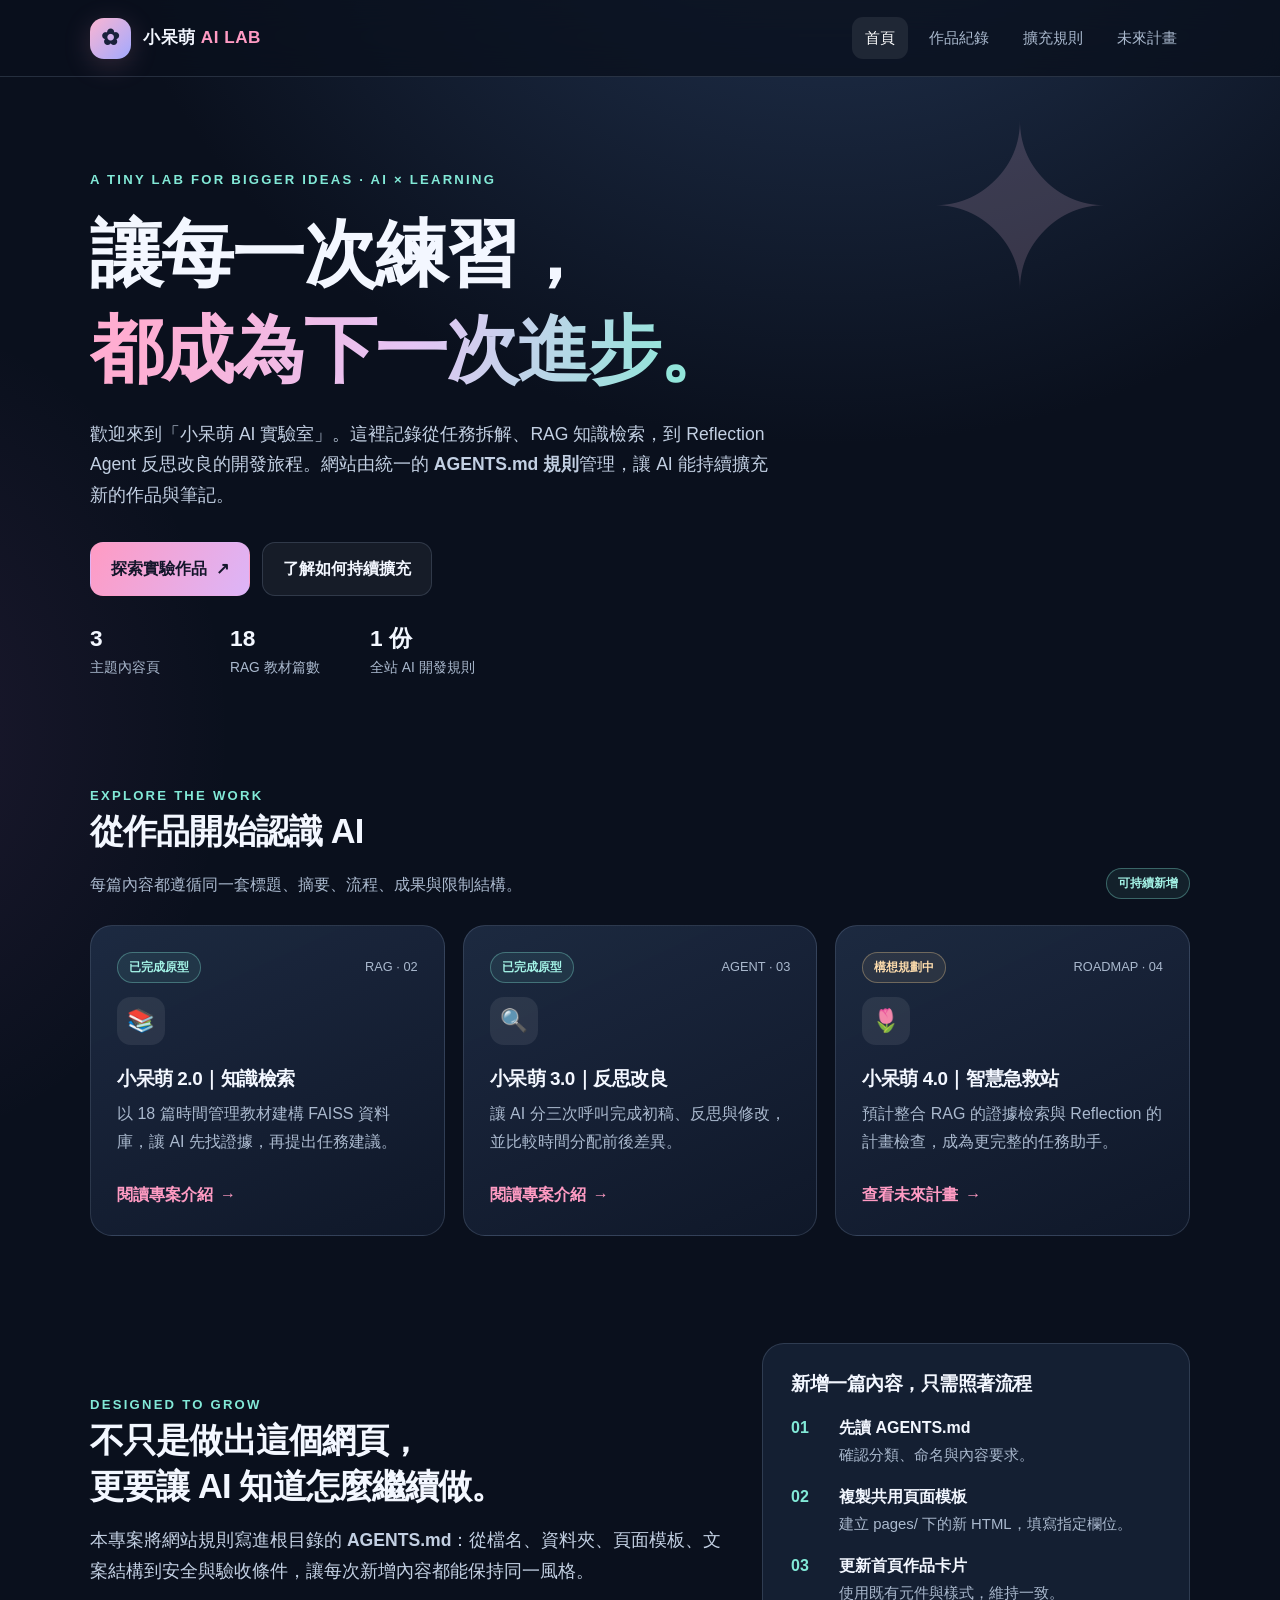
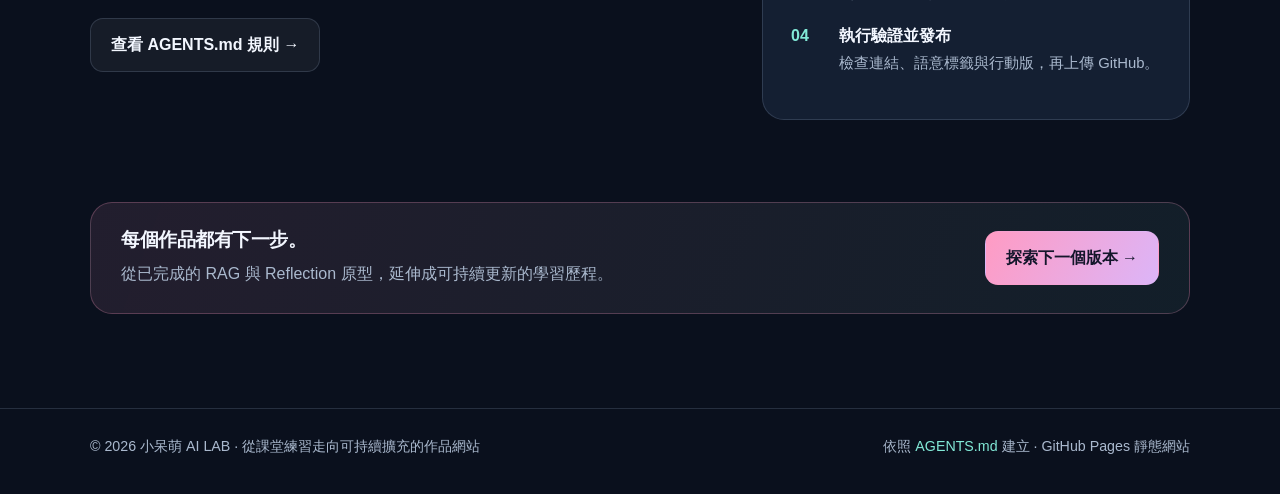
<file: index.html>
<!doctype html>
<html lang="zh-Hant">
<head>
  <meta charset="utf-8">
  <meta name="viewport" content="width=device-width, initial-scale=1">
  <meta name="theme-color" content="#0a101d">
  <meta name="description" content="小呆萌 AI 實驗室：可持續擴充的 AI 學習作品與筆記網站">
  <title>首頁｜小呆萌 AI 實驗室</title>
  <link rel="stylesheet" href="assets/style.css">
</head>
<body>
<a class="skip-link" href="#main">跳到主要內容</a>
<header class="site-header">
  <div class="container header-inner">
    <a class="brand" href="index.html" aria-label="小呆萌 AI 實驗室首頁"><span class="brand-mark" aria-hidden="true">✿</span><span>小呆萌 <span style="color:var(--pink)">AI LAB</span></span></a>
    <button type="button" class="nav-toggle" data-nav-toggle aria-controls="site-nav" aria-expanded="false">選單 ☰</button>
    <nav class="nav" id="site-nav" data-nav aria-label="主要導覽">
      <a href="index.html" aria-current="page">首頁</a>
      <a href="index.html#projects">作品紀錄</a>
      <a href="index.html#method">擴充規則</a>
      <a href="pages/roadmap.html">未來計畫</a>
    </nav>
  </div>
</header>
<main id="main">
<section class="hero">
  <div class="container">
    <span class="eyebrow">A tiny lab for bigger ideas · AI × Learning</span>
    <h1>讓每一次練習，<br><span class="gradient-text">都成為下一次進步。</span></h1>
    <p class="lead">歡迎來到「小呆萌 AI 實驗室」。這裡記錄從任務拆解、RAG 知識檢索，到 Reflection Agent 反思改良的開發旅程。網站由統一的 <strong>AGENTS.md 規則</strong>管理，讓 AI 能持續擴充新的作品與筆記。</p>
    <div class="hero-actions">
      <a class="btn" href="#projects">探索實驗作品 <span aria-hidden="true">↗</span></a>
      <a class="btn btn-outline" href="#method">了解如何持續擴充</a>
    </div>
    <div class="metric-row" aria-label="專案概覽">
      <div class="metric"><strong>3</strong><span>主題內容頁</span></div>
      <div class="metric"><strong>18</strong><span>RAG 教材篇數</span></div>
      <div class="metric"><strong>1 份</strong><span>全站 AI 開發規則</span></div>
    </div>
  </div>
</section>
<section id="projects" class="content-section">
  <div class="container">
    <div class="section-top"><div><span class="eyebrow">EXPLORE THE WORK</span><h2>從作品開始認識 AI</h2><p>每篇內容都遵循同一套標題、摘要、流程、成果與限制結構。</p></div><span class="pill">可持續新增</span></div>
    <div class="cards">
      <article class="card">
        <div class="mini-label"><span class="pill">已完成原型</span><span style="color:var(--muted);font-size:.8rem">RAG · 02</span></div>
        <div class="card-icon" aria-hidden="true">📚</div>
        <h3>小呆萌 2.0｜知識檢索</h3>
        <p>以 18 篇時間管理教材建構 FAISS 資料庫，讓 AI 先找證據，再提出任務建議。</p>
        <a class="card-link" href="pages/rag.html" aria-label="閱讀小呆萌 2.0 知識檢索介紹">閱讀專案介紹 <span aria-hidden="true">→</span></a>
      </article>
      <article class="card">
        <div class="mini-label"><span class="pill">已完成原型</span><span style="color:var(--muted);font-size:.8rem">AGENT · 03</span></div>
        <div class="card-icon" aria-hidden="true">🔍</div>
        <h3>小呆萌 3.0｜反思改良</h3>
        <p>讓 AI 分三次呼叫完成初稿、反思與修改，並比較時間分配前後差異。</p>
        <a class="card-link" href="pages/reflection.html" aria-label="閱讀小呆萌 3.0 反思改良介紹">閱讀專案介紹 <span aria-hidden="true">→</span></a>
      </article>
      <article class="card">
        <div class="mini-label"><span class="pill future">構想規劃中</span><span style="color:var(--muted);font-size:.8rem">ROADMAP · 04</span></div>
        <div class="card-icon" aria-hidden="true">🌷</div>
        <h3>小呆萌 4.0｜智慧急救站</h3>
        <p>預計整合 RAG 的證據檢索與 Reflection 的計畫檢查，成為更完整的任務助手。</p>
        <a class="card-link" href="pages/roadmap.html" aria-label="閱讀小呆萌 4.0 未來計畫">查看未來計畫 <span aria-hidden="true">→</span></a>
      </article>
    </div>
  </div>
</section>
<section id="method" class="content-section">
  <div class="container split">
    <div>
      <span class="eyebrow">DESIGNED TO GROW</span>
      <h2>不只是做出這個網頁，<br>更要讓 AI 知道怎麼繼續做。</h2>
      <p class="lead">本專案將網站規則寫進根目錄的 <strong>AGENTS.md</strong>：從檔名、資料夾、頁面模板、文案結構到安全與驗收條件，讓每次新增內容都能保持同一風格。</p>
      <div class="hero-actions"><a class="btn btn-outline" href="AGENTS.md">查看 AGENTS.md 規則 →</a></div>
    </div>
    <div class="panel">
      <h3>新增一篇內容，只需照著流程</h3>
      <ol class="steps">
        <li><div><strong>先讀 AGENTS.md</strong><span>確認分類、命名與內容要求。</span></div></li>
        <li><div><strong>複製共用頁面模板</strong><span>建立 pages/ 下的新 HTML，填寫指定欄位。</span></div></li>
        <li><div><strong>更新首頁作品卡片</strong><span>使用既有元件與樣式，維持一致。</span></div></li>
        <li><div><strong>執行驗證並發布</strong><span>檢查連結、語意標籤與行動版，再上傳 GitHub。</span></div></li>
      </ol>
    </div>
  </div>
</section>
<section class="content-section" style="padding-top:0">
  <div class="container"><div class="cta-box"><div><h3>每個作品都有下一步。</h3><p>從已完成的 RAG 與 Reflection 原型，延伸成可持續更新的學習歷程。</p></div><a class="btn" href="pages/roadmap.html">探索下一個版本 →</a></div></div>
</section>
</main>
<footer class="site-footer"><div class="container footer-inner">
  <span>© <span data-current-year>2026</span> 小呆萌 AI LAB · 從課堂練習走向可持續擴充的作品網站</span>
  <span>依照 <a href="AGENTS.md">AGENTS.md</a> 建立 · GitHub Pages 靜態網站</span>
</div></footer>
<script defer src="assets/site.js"></script>
</body>
</html>
</file>
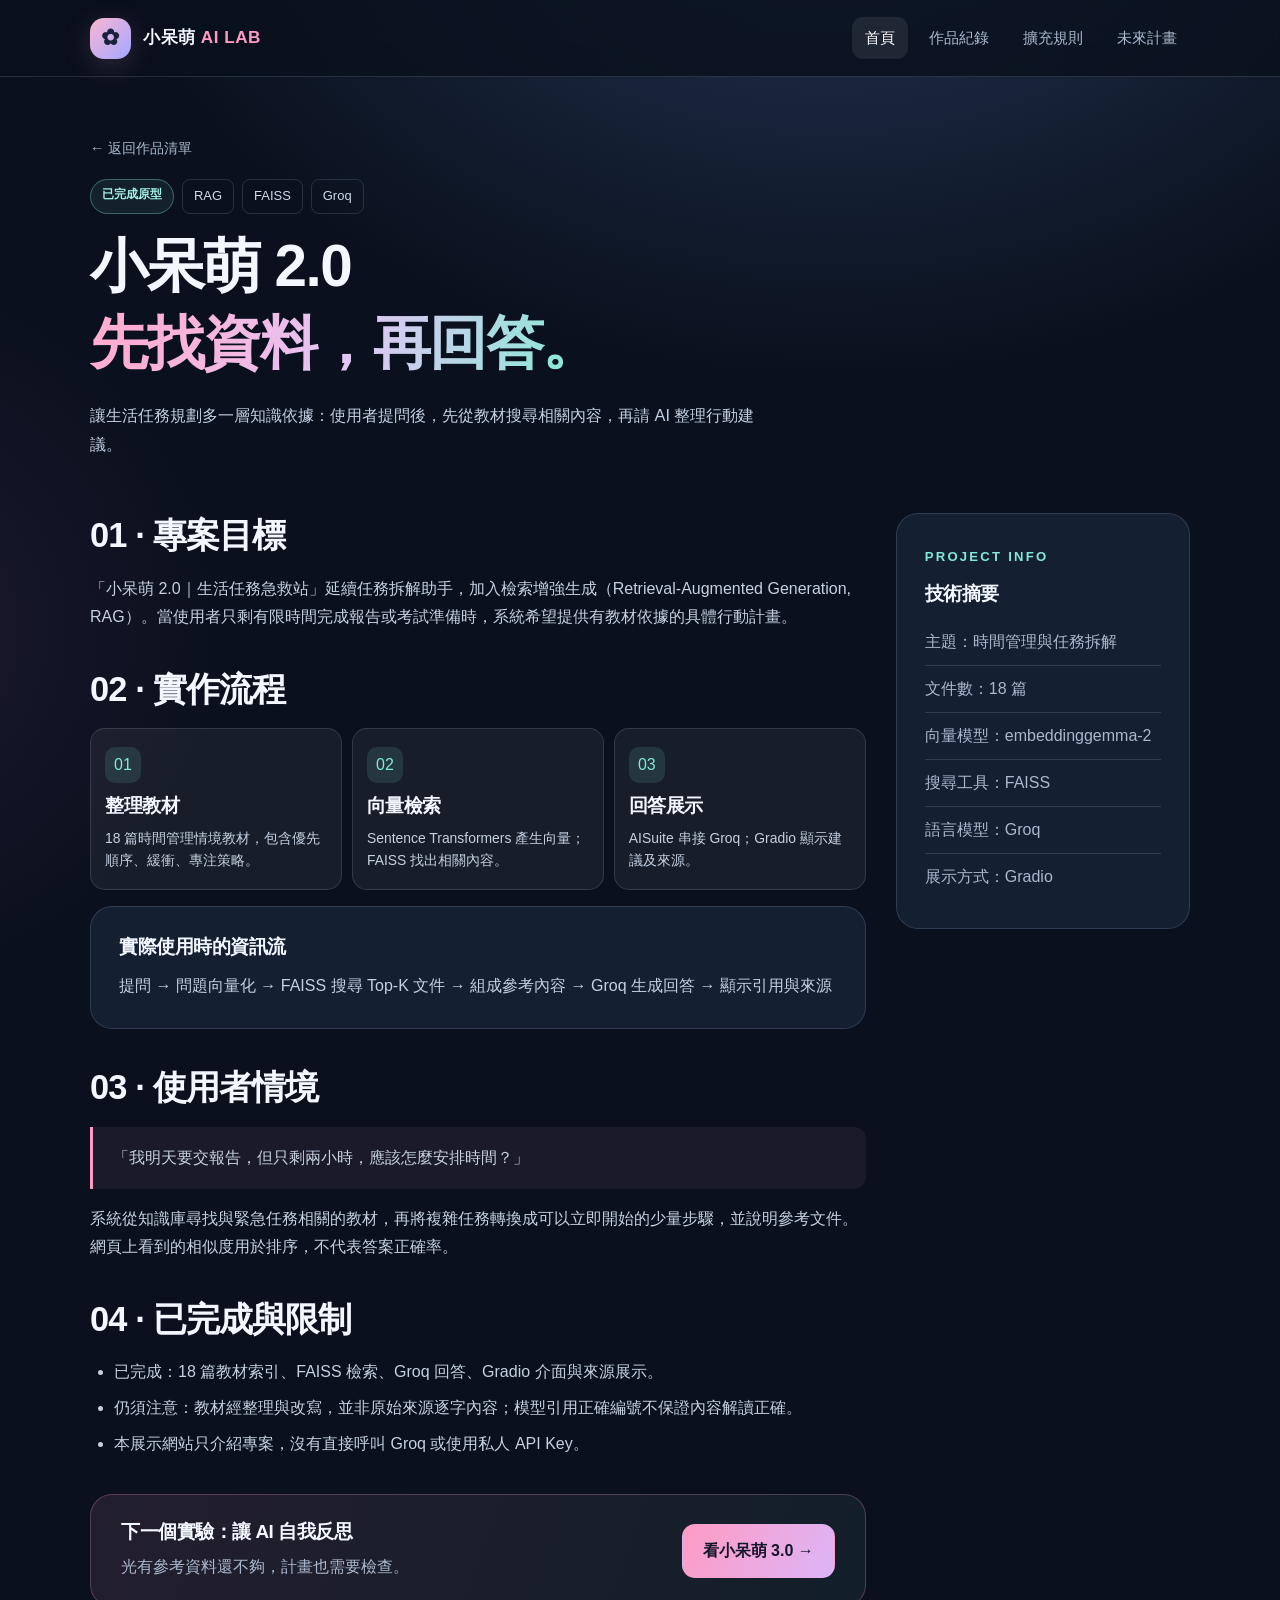
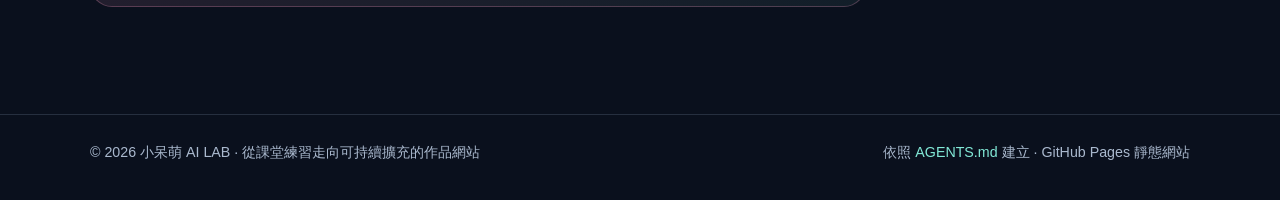
<file: pages/rag.html>
<!doctype html>
<html lang="zh-Hant">
<head>
  <meta charset="utf-8">
  <meta name="viewport" content="width=device-width, initial-scale=1">
  <meta name="theme-color" content="#0a101d">
  <meta name="description" content="18 篇時間管理教材、FAISS 向量檢索與 Groq RAG 回答的原型紀錄。">
  <title>小呆萌 2.0｜RAG 知識檢索｜小呆萌 AI 實驗室</title>
  <link rel="stylesheet" href="../assets/style.css">
</head>
<body>
<a class="skip-link" href="#main">跳到主要內容</a>
<header class="site-header">
  <div class="container header-inner">
    <a class="brand" href="../index.html" aria-label="小呆萌 AI 實驗室首頁"><span class="brand-mark" aria-hidden="true">✿</span><span>小呆萌 <span style="color:var(--pink)">AI LAB</span></span></a>
    <button type="button" class="nav-toggle" data-nav-toggle aria-controls="site-nav" aria-expanded="false">選單 ☰</button>
    <nav class="nav" id="site-nav" data-nav aria-label="主要導覽">
      <a href="../index.html" aria-current="page">首頁</a>
      <a href="../index.html#projects">作品紀錄</a>
      <a href="../index.html#method">擴充規則</a>
      <a href="../pages/roadmap.html">未來計畫</a>
    </nav>
  </div>
</header>
<main id="main">
<section class="page-hero"><div class="container">
 <a class="breadcrumb" href="../index.html#projects">← 返回作品清單</a>
 <div class="tag-row"><span class="pill">已完成原型</span><span class="tag">RAG</span><span class="tag">FAISS</span><span class="tag">Groq</span></div>
 <h1>小呆萌 2.0<br><span class="gradient-text">先找資料，再回答。</span></h1>
 <p class="lead">讓生活任務規劃多一層知識依據：使用者提問後，先從教材搜尋相關內容，再請 AI 整理行動建議。</p>
</div></section>
<div class="container article"><div class="article-grid">
<article class="article-content">
 <section><h2>01 · 專案目標</h2>
  <p>「小呆萌 2.0｜生活任務急救站」延續任務拆解助手，加入檢索增強生成（Retrieval-Augmented Generation, RAG）。當使用者只剩有限時間完成報告或考試準備時，系統希望提供有教材依據的具體行動計畫。</p>
 </section>
 <section><h2>02 · 實作流程</h2>
  <div class="process-grid"><div class="process-box"><span>01</span><h3>整理教材</h3><p>18 篇時間管理情境教材，包含優先順序、緩衝、專注策略。</p></div><div class="process-box"><span>02</span><h3>向量檢索</h3><p>Sentence Transformers 產生向量；FAISS 找出相關內容。</p></div><div class="process-box"><span>03</span><h3>回答展示</h3><p>AISuite 串接 Groq；Gradio 顯示建議及來源。</p></div></div>
  <div class="panel" style="margin-top:16px"><h3>實際使用時的資訊流</h3><p>提問 → 問題向量化 → FAISS 搜尋 Top-K 文件 → 組成參考內容 → Groq 生成回答 → 顯示引用與來源</p></div>
 </section>
 <section><h2>03 · 使用者情境</h2><div class="note"><p>「我明天要交報告，但只剩兩小時，應該怎麼安排時間？」</p></div>
  <p>系統從知識庫尋找與緊急任務相關的教材，再將複雜任務轉換成可以立即開始的少量步驟，並說明參考文件。網頁上看到的相似度用於排序，不代表答案正確率。</p>
 </section>
 <section><h2>04 · 已完成與限制</h2>
  <ul><li>已完成：18 篇教材索引、FAISS 檢索、Groq 回答、Gradio 介面與來源展示。</li><li>仍須注意：教材經整理與改寫，並非原始來源逐字內容；模型引用正確編號不保證內容解讀正確。</li><li>本展示網站只介紹專案，沒有直接呼叫 Groq 或使用私人 API Key。</li></ul>
 </section>
 <div class="cta-box"><div><h3>下一個實驗：讓 AI 自我反思</h3><p>光有參考資料還不夠，計畫也需要檢查。</p></div><a class="btn" href="reflection.html">看小呆萌 3.0 →</a></div>
</article>
<aside class="article-sidebar"><div class="panel"><span class="eyebrow">PROJECT INFO</span><h3 style="margin-top:12px">技術摘要</h3>
<ul class="sidebar-list"><li>主題：時間管理與任務拆解</li><li>文件數：18 篇</li><li>向量模型：embeddinggemma-2</li><li>搜尋工具：FAISS</li><li>語言模型：Groq</li><li>展示方式：Gradio</li></ul></div></aside>
</div></div>
</main>
<footer class="site-footer"><div class="container footer-inner">
  <span>© <span data-current-year>2026</span> 小呆萌 AI LAB · 從課堂練習走向可持續擴充的作品網站</span>
  <span>依照 <a href="../AGENTS.md">AGENTS.md</a> 建立 · GitHub Pages 靜態網站</span>
</div></footer>
<script defer src="../assets/site.js"></script>
</body>
</html>
</file>
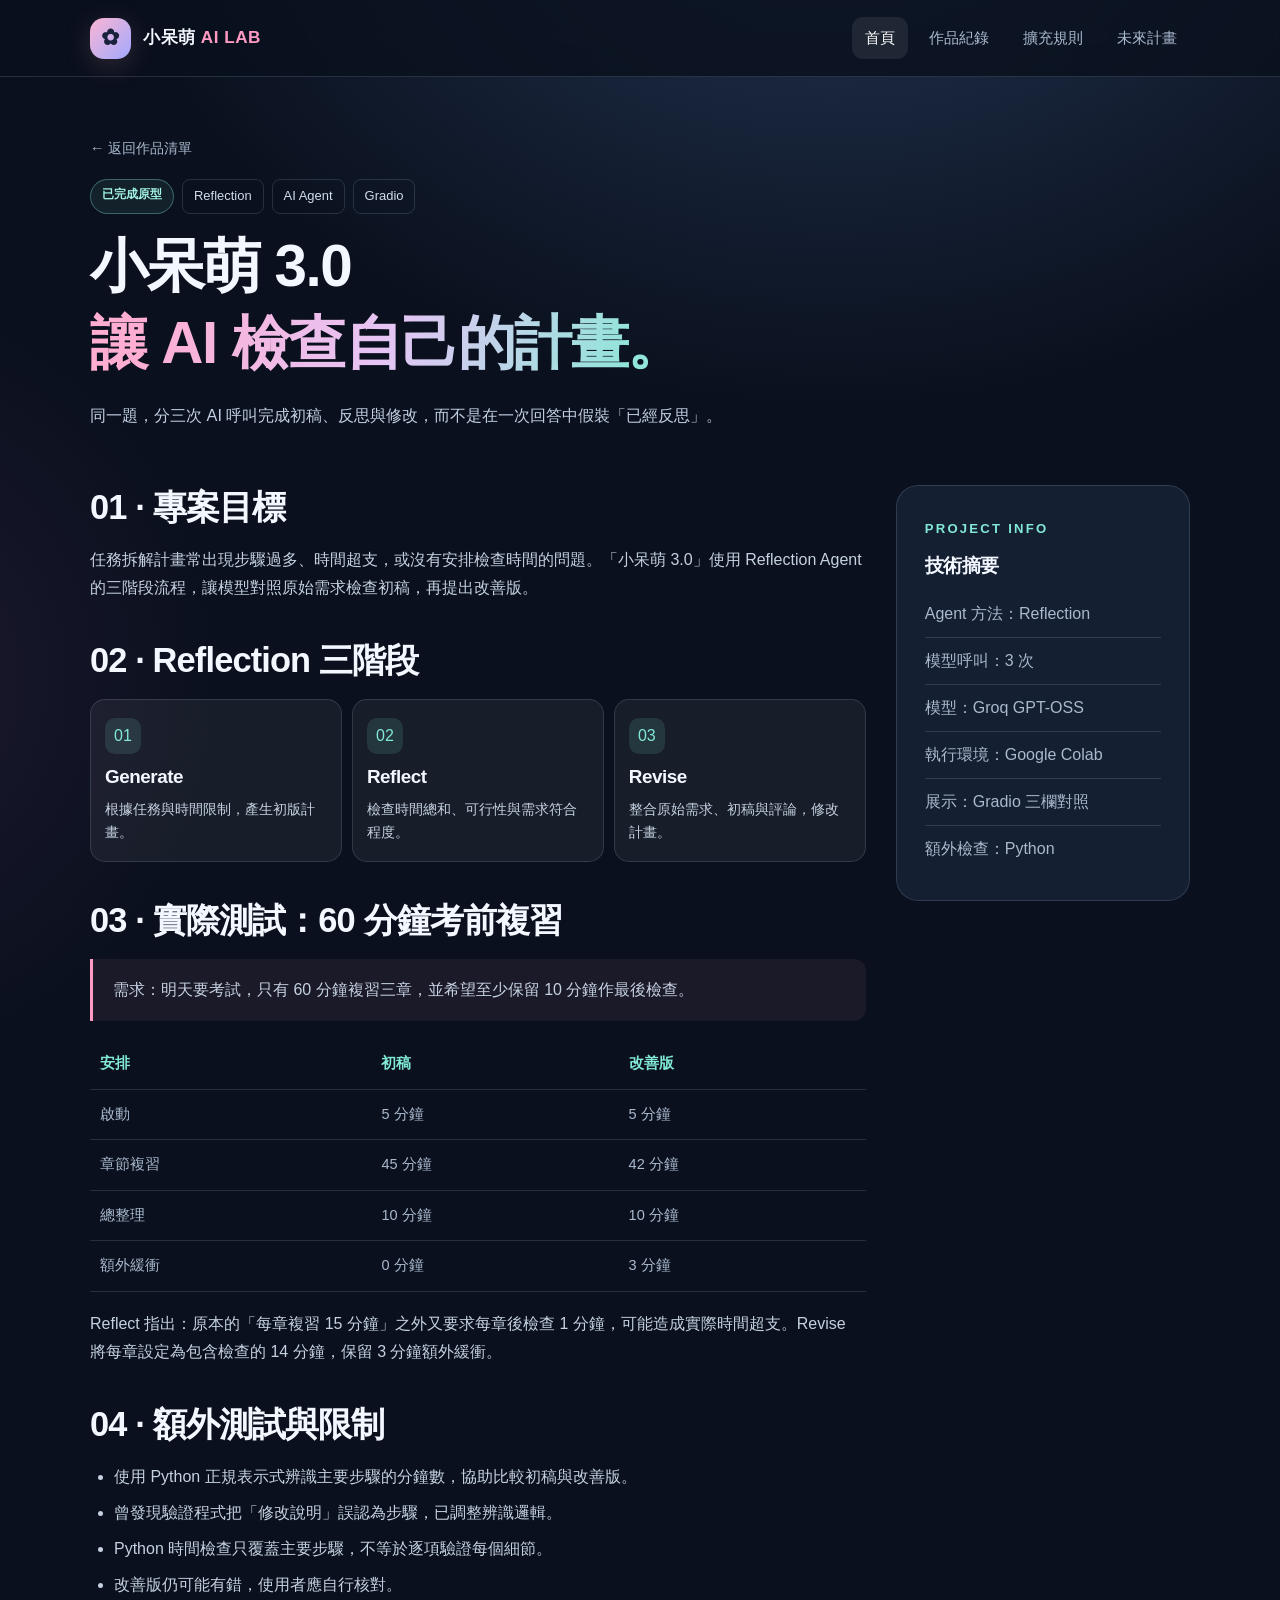
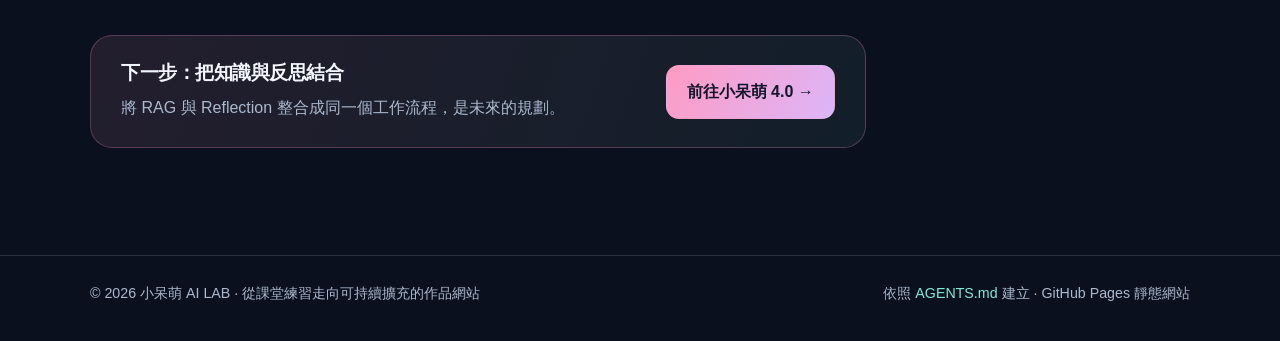
<file: pages/reflection.html>
<!doctype html>
<html lang="zh-Hant">
<head>
  <meta charset="utf-8">
  <meta name="viewport" content="width=device-width, initial-scale=1">
  <meta name="theme-color" content="#0a101d">
  <meta name="description" content="Generate → Reflect → Revise 三階段 AI Agent 反思改良實作與測試。">
  <title>小呆萌 3.0｜Reflection Agent｜小呆萌 AI 實驗室</title>
  <link rel="stylesheet" href="../assets/style.css">
</head>
<body>
<a class="skip-link" href="#main">跳到主要內容</a>
<header class="site-header">
  <div class="container header-inner">
    <a class="brand" href="../index.html" aria-label="小呆萌 AI 實驗室首頁"><span class="brand-mark" aria-hidden="true">✿</span><span>小呆萌 <span style="color:var(--pink)">AI LAB</span></span></a>
    <button type="button" class="nav-toggle" data-nav-toggle aria-controls="site-nav" aria-expanded="false">選單 ☰</button>
    <nav class="nav" id="site-nav" data-nav aria-label="主要導覽">
      <a href="../index.html" aria-current="page">首頁</a>
      <a href="../index.html#projects">作品紀錄</a>
      <a href="../index.html#method">擴充規則</a>
      <a href="../pages/roadmap.html">未來計畫</a>
    </nav>
  </div>
</header>
<main id="main">
<section class="page-hero"><div class="container">
 <a class="breadcrumb" href="../index.html#projects">← 返回作品清單</a>
 <div class="tag-row"><span class="pill">已完成原型</span><span class="tag">Reflection</span><span class="tag">AI Agent</span><span class="tag">Gradio</span></div>
 <h1>小呆萌 3.0<br><span class="gradient-text">讓 AI 檢查自己的計畫。</span></h1>
 <p class="lead">同一題，分三次 AI 呼叫完成初稿、反思與修改，而不是在一次回答中假裝「已經反思」。</p>
</div></section>
<div class="container article"><div class="article-grid">
<article class="article-content">
 <section><h2>01 · 專案目標</h2><p>任務拆解計畫常出現步驟過多、時間超支，或沒有安排檢查時間的問題。「小呆萌 3.0」使用 Reflection Agent 的三階段流程，讓模型對照原始需求檢查初稿，再提出改善版。</p></section>
 <section><h2>02 · Reflection 三階段</h2>
 <div class="process-grid"><div class="process-box"><span>01</span><h3>Generate</h3><p>根據任務與時間限制，產生初版計畫。</p></div><div class="process-box"><span>02</span><h3>Reflect</h3><p>檢查時間總和、可行性與需求符合程度。</p></div><div class="process-box"><span>03</span><h3>Revise</h3><p>整合原始需求、初稿與評論，修改計畫。</p></div></div>
 </section>
 <section><h2>03 · 實際測試：60 分鐘考前複習</h2>
  <div class="note"><p>需求：明天要考試，只有 60 分鐘複習三章，並希望至少保留 10 分鐘作最後檢查。</p></div>
  <div style="overflow-x:auto;margin:18px 0"><table class="data-table"><thead><tr><th>安排</th><th>初稿</th><th>改善版</th></tr></thead><tbody><tr><td>啟動</td><td>5 分鐘</td><td>5 分鐘</td></tr><tr><td>章節複習</td><td>45 分鐘</td><td>42 分鐘</td></tr><tr><td>總整理</td><td>10 分鐘</td><td>10 分鐘</td></tr><tr><td>額外緩衝</td><td>0 分鐘</td><td>3 分鐘</td></tr></tbody></table></div>
  <p>Reflect 指出：原本的「每章複習 15 分鐘」之外又要求每章後檢查 1 分鐘，可能造成實際時間超支。Revise 將每章設定為包含檢查的 14 分鐘，保留 3 分鐘額外緩衝。</p>
 </section>
 <section><h2>04 · 額外測試與限制</h2>
  <ul><li>使用 Python 正規表示式辨識主要步驟的分鐘數，協助比較初稿與改善版。</li><li>曾發現驗證程式把「修改說明」誤認為步驟，已調整辨識邏輯。</li><li>Python 時間檢查只覆蓋主要步驟，不等於逐項驗證每個細節。</li><li>改善版仍可能有錯，使用者應自行核對。</li></ul>
 </section>
 <div class="cta-box"><div><h3>下一步：把知識與反思結合</h3><p>將 RAG 與 Reflection 整合成同一個工作流程，是未來的規劃。</p></div><a class="btn" href="roadmap.html">前往小呆萌 4.0 →</a></div>
</article>
<aside class="article-sidebar"><div class="panel"><span class="eyebrow">PROJECT INFO</span><h3 style="margin-top:12px">技術摘要</h3><ul class="sidebar-list"><li>Agent 方法：Reflection</li><li>模型呼叫：3 次</li><li>模型：Groq GPT-OSS</li><li>執行環境：Google Colab</li><li>展示：Gradio 三欄對照</li><li>額外檢查：Python</li></ul></div></aside>
</div></div>
</main>
<footer class="site-footer"><div class="container footer-inner">
  <span>© <span data-current-year>2026</span> 小呆萌 AI LAB · 從課堂練習走向可持續擴充的作品網站</span>
  <span>依照 <a href="../AGENTS.md">AGENTS.md</a> 建立 · GitHub Pages 靜態網站</span>
</div></footer>
<script defer src="../assets/site.js"></script>
</body>
</html>
</file>
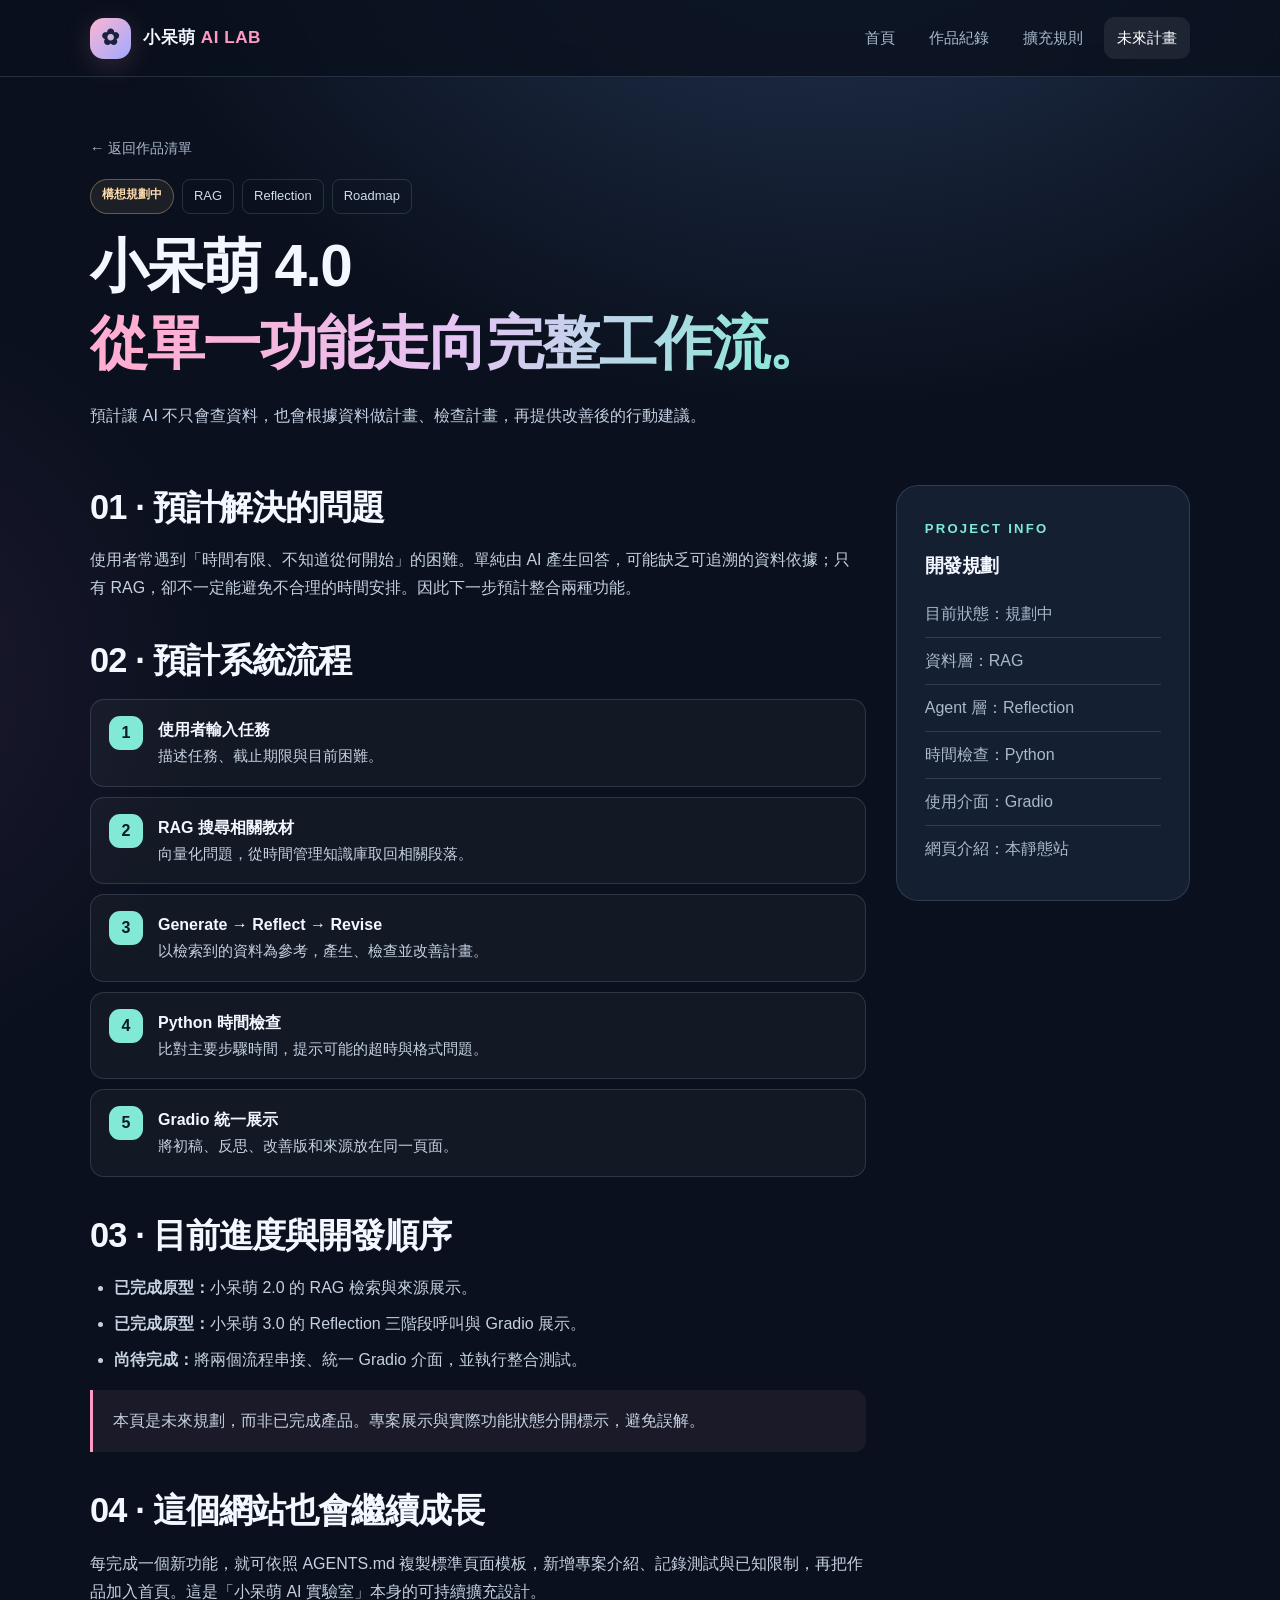
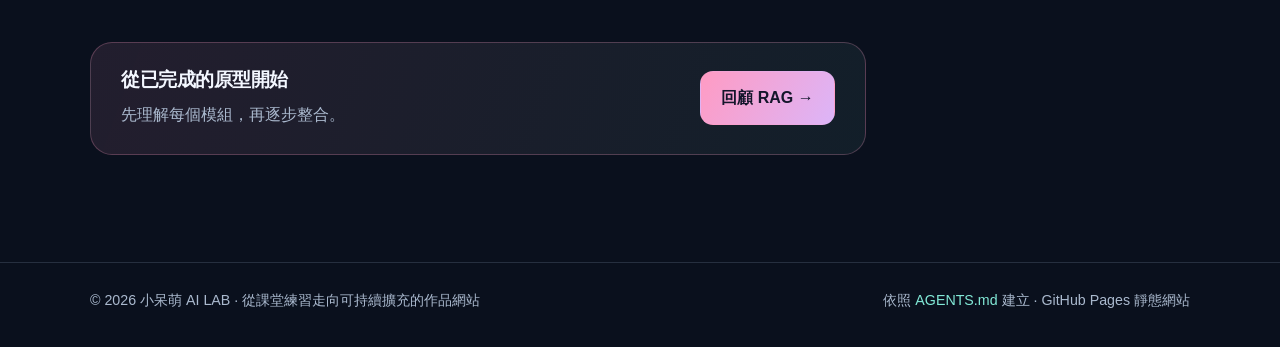
<file: pages/roadmap.html>
<!doctype html>
<html lang="zh-Hant">
<head>
  <meta charset="utf-8">
  <meta name="viewport" content="width=device-width, initial-scale=1">
  <meta name="theme-color" content="#0a101d">
  <meta name="description" content="將 RAG 與 Reflection 整合為生活任務智慧急救站的可行性規劃。">
  <title>小呆萌 4.0｜未來整合計畫｜小呆萌 AI 實驗室</title>
  <link rel="stylesheet" href="../assets/style.css">
</head>
<body>
<a class="skip-link" href="#main">跳到主要內容</a>
<header class="site-header">
  <div class="container header-inner">
    <a class="brand" href="../index.html" aria-label="小呆萌 AI 實驗室首頁"><span class="brand-mark" aria-hidden="true">✿</span><span>小呆萌 <span style="color:var(--pink)">AI LAB</span></span></a>
    <button type="button" class="nav-toggle" data-nav-toggle aria-controls="site-nav" aria-expanded="false">選單 ☰</button>
    <nav class="nav" id="site-nav" data-nav aria-label="主要導覽">
      <a href="../index.html">首頁</a>
      <a href="../index.html#projects">作品紀錄</a>
      <a href="../index.html#method">擴充規則</a>
      <a href="../pages/roadmap.html" aria-current="page">未來計畫</a>
    </nav>
  </div>
</header>
<main id="main">
<section class="page-hero"><div class="container">
 <a class="breadcrumb" href="../index.html#projects">← 返回作品清單</a>
 <div class="tag-row"><span class="pill future">構想規劃中</span><span class="tag">RAG</span><span class="tag">Reflection</span><span class="tag">Roadmap</span></div>
 <h1>小呆萌 4.0<br><span class="gradient-text">從單一功能走向完整工作流。</span></h1>
 <p class="lead">預計讓 AI 不只會查資料，也會根據資料做計畫、檢查計畫，再提供改善後的行動建議。</p>
</div></section>
<div class="container article"><div class="article-grid">
<article class="article-content">
 <section><h2>01 · 預計解決的問題</h2><p>使用者常遇到「時間有限、不知道從何開始」的困難。單純由 AI 產生回答，可能缺乏可追溯的資料依據；只有 RAG，卻不一定能避免不合理的時間安排。因此下一步預計整合兩種功能。</p></section>
 <section><h2>02 · 預計系統流程</h2>
  <div class="timeline"><div class="timeline-item"><div class="num">1</div><div><strong>使用者輸入任務</strong><p>描述任務、截止期限與目前困難。</p></div></div><div class="timeline-item"><div class="num">2</div><div><strong>RAG 搜尋相關教材</strong><p>向量化問題，從時間管理知識庫取回相關段落。</p></div></div><div class="timeline-item"><div class="num">3</div><div><strong>Generate → Reflect → Revise</strong><p>以檢索到的資料為參考，產生、檢查並改善計畫。</p></div></div><div class="timeline-item"><div class="num">4</div><div><strong>Python 時間檢查</strong><p>比對主要步驟時間，提示可能的超時與格式問題。</p></div></div><div class="timeline-item"><div class="num">5</div><div><strong>Gradio 統一展示</strong><p>將初稿、反思、改善版和來源放在同一頁面。</p></div></div></div>
 </section>
 <section><h2>03 · 目前進度與開發順序</h2>
  <ul><li><strong>已完成原型：</strong>小呆萌 2.0 的 RAG 檢索與來源展示。</li><li><strong>已完成原型：</strong>小呆萌 3.0 的 Reflection 三階段呼叫與 Gradio 展示。</li><li><strong>尚待完成：</strong>將兩個流程串接、統一 Gradio 介面，並執行整合測試。</li></ul>
  <div class="note"><p>本頁是未來規劃，而非已完成產品。專案展示與實際功能狀態分開標示，避免誤解。</p></div>
 </section>
 <section><h2>04 · 這個網站也會繼續成長</h2><p>每完成一個新功能，就可依照 AGENTS.md 複製標準頁面模板，新增專案介紹、記錄測試與已知限制，再把作品加入首頁。這是「小呆萌 AI 實驗室」本身的可持續擴充設計。</p></section>
 <div class="cta-box"><div><h3>從已完成的原型開始</h3><p>先理解每個模組，再逐步整合。</p></div><a class="btn" href="rag.html">回顧 RAG →</a></div>
</article>
<aside class="article-sidebar"><div class="panel"><span class="eyebrow">PROJECT INFO</span><h3 style="margin-top:12px">開發規劃</h3><ul class="sidebar-list"><li>目前狀態：規劃中</li><li>資料層：RAG</li><li>Agent 層：Reflection</li><li>時間檢查：Python</li><li>使用介面：Gradio</li><li>網頁介紹：本靜態站</li></ul></div></aside>
</div></div>
</main>
<footer class="site-footer"><div class="container footer-inner">
  <span>© <span data-current-year>2026</span> 小呆萌 AI LAB · 從課堂練習走向可持續擴充的作品網站</span>
  <span>依照 <a href="../AGENTS.md">AGENTS.md</a> 建立 · GitHub Pages 靜態網站</span>
</div></footer>
<script defer src="../assets/site.js"></script>
</body>
</html>
</file>
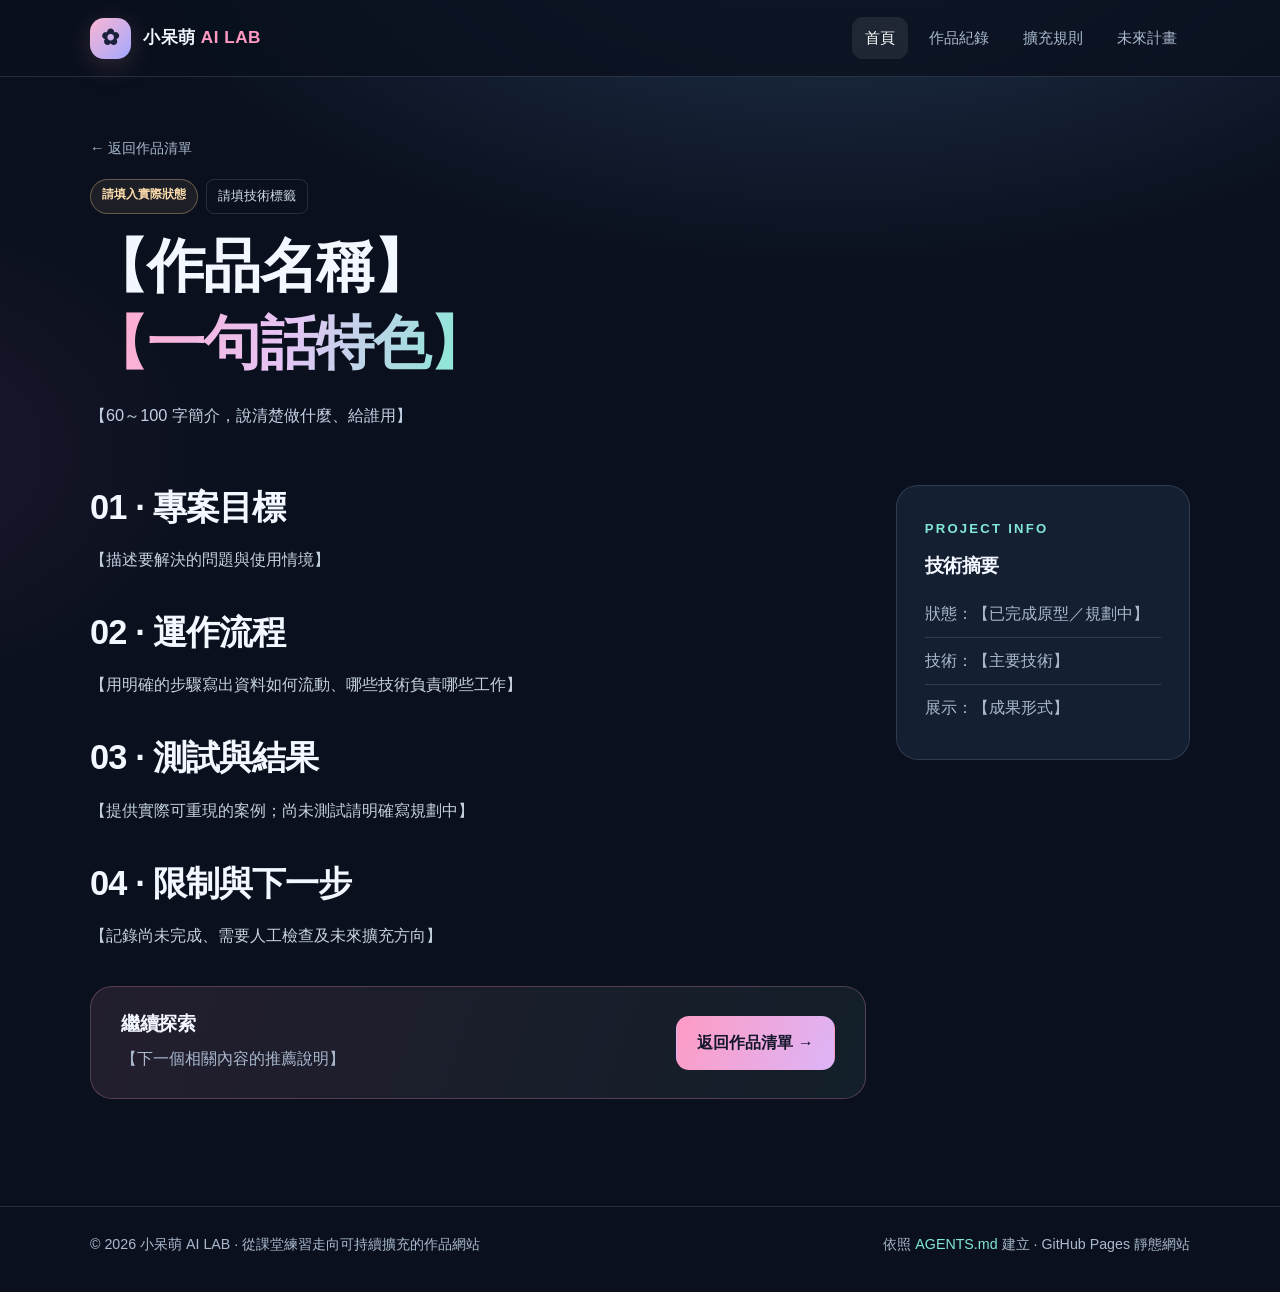
<file: templates/page-template.html>
<!doctype html>
<html lang="zh-Hant">
<head>
  <meta charset="utf-8">
  <meta name="viewport" content="width=device-width, initial-scale=1">
  <meta name="theme-color" content="#0a101d">
  <meta name="description" content="【SEO 內容摘要，70～120 字】">
  <title>【作品名稱】｜小呆萌 AI 實驗室</title>
  <link rel="stylesheet" href="../assets/style.css">
</head>
<body>
<a class="skip-link" href="#main">跳到主要內容</a>
<header class="site-header">
  <div class="container header-inner">
    <a class="brand" href="../index.html" aria-label="小呆萌 AI 實驗室首頁"><span class="brand-mark" aria-hidden="true">✿</span><span>小呆萌 <span style="color:var(--pink)">AI LAB</span></span></a>
    <button type="button" class="nav-toggle" data-nav-toggle aria-controls="site-nav" aria-expanded="false">選單 ☰</button>
    <nav class="nav" id="site-nav" data-nav aria-label="主要導覽">
      <a href="../index.html" aria-current="page">首頁</a>
      <a href="../index.html#projects">作品紀錄</a>
      <a href="../index.html#method">擴充規則</a>
      <a href="../pages/roadmap.html">未來計畫</a>
    </nav>
  </div>
</header>
<main id="main">
<section class="page-hero"><div class="container">
 <a class="breadcrumb" href="../index.html#projects">← 返回作品清單</a>
 <div class="tag-row"><span class="pill future">請填入實際狀態</span><span class="tag">請填技術標籤</span></div>
 <h1>【作品名稱】<br><span class="gradient-text">【一句話特色】</span></h1>
 <p class="lead">【60～100 字簡介，說清楚做什麼、給誰用】</p>
</div></section>
<div class="container article"><div class="article-grid">
<article class="article-content">
 <section><h2>01 · 專案目標</h2><p>【描述要解決的問題與使用情境】</p></section>
 <section><h2>02 · 運作流程</h2><p>【用明確的步驟寫出資料如何流動、哪些技術負責哪些工作】</p></section>
 <section><h2>03 · 測試與結果</h2><p>【提供實際可重現的案例；尚未測試請明確寫規劃中】</p></section>
 <section><h2>04 · 限制與下一步</h2><p>【記錄尚未完成、需要人工檢查及未來擴充方向】</p></section>
 <div class="cta-box"><div><h3>繼續探索</h3><p>【下一個相關內容的推薦說明】</p></div><a class="btn" href="../index.html#projects">返回作品清單 →</a></div>
</article>
<aside class="article-sidebar"><div class="panel"><span class="eyebrow">PROJECT INFO</span><h3 style="margin-top:12px">技術摘要</h3><ul class="sidebar-list"><li>狀態：【已完成原型／規劃中】</li><li>技術：【主要技術】</li><li>展示：【成果形式】</li></ul></div></aside>
</div></div>
</main>
<footer class="site-footer"><div class="container footer-inner">
  <span>© <span data-current-year>2026</span> 小呆萌 AI LAB · 從課堂練習走向可持續擴充的作品網站</span>
  <span>依照 <a href="../AGENTS.md">AGENTS.md</a> 建立 · GitHub Pages 靜態網站</span>
</div></footer>
<script defer src="../assets/site.js"></script>
</body>
</html>
</file>
<file: assets/style.css>
/* 小呆萌 AI 實驗室｜全站共用設計系統。新增頁面請重用這些 class。 */
:root {
  color-scheme: dark;
  --bg: #0a101d;
  --panel: #121d30;
  --panel-soft: #19253a;
  --line: rgba(185, 210, 241, .16);
  --text: #f3f7ff;
  --muted: #aab9ce;
  --pink: #ff9bc3;
  --teal: #82e9d7;
  --gold: #ffd797;
  --radius: 22px;
  --max: 1100px;
}
* { box-sizing: border-box; }
html { scroll-behavior: smooth; }
body {
  margin: 0;
  min-height: 100vh;
  background: radial-gradient(ellipse 75% 40% at 65% -10%, #253857 0%, transparent 78%),
              radial-gradient(ellipse 35% 25% at -10% 35%, rgba(154, 88, 168, .13), transparent 80%),
              var(--bg);
  color: var(--text);
  font-family: -apple-system, BlinkMacSystemFont, "Segoe UI", "Noto Sans TC", "Microsoft JhengHei", sans-serif;
  line-height: 1.75;
}
a { color: inherit; text-decoration: none; }
a:hover { color: var(--pink); }
a:focus-visible, button:focus-visible { outline: 3px solid var(--teal); outline-offset: 3px; }
button { font: inherit; }
::selection { color: #101725; background: var(--teal); }
.skip-link { position: absolute; z-index: 50; top: -60px; left: 12px; padding: 10px 16px; border-radius: 10px; background: #fff; color: #0b1020; }
.skip-link:focus { top: 10px; }
.container { width: min(calc(100% - 40px), var(--max)); margin-inline: auto; }
.site-header { background: rgba(10, 16, 29, .78); border-bottom: 1px solid var(--line); backdrop-filter: blur(16px); position: sticky; top: 0; z-index: 20; }
.header-inner { min-height: 76px; display: flex; gap: 18px; align-items: center; justify-content: space-between; }
.brand { display: inline-flex; gap: 12px; align-items: center; font-weight: 800; letter-spacing: .03em; font-size: 1.07rem; }
.brand-mark { display: grid; place-items: center; width: 41px; height: 41px; border-radius: 14px; background: linear-gradient(135deg, #fbb5d2, #a1a9ff); color: #19213b; font-size: 1.35rem; box-shadow: 0 6px 28px rgba(250, 155, 196, .18); }
.nav { display: flex; gap: 8px; align-items: center; }
.nav a { padding: 8px 13px; border-radius: 11px; color: var(--muted); font-size: .94rem; }
.nav a:hover, .nav a[aria-current="page"] { color: #fff; background: rgba(255,255,255,.08); }
.nav-toggle { display: none; border: 1px solid var(--line); background: var(--panel); padding: 6px 12px; color: var(--text); border-radius: 10px; cursor: pointer; }
.hero { position: relative; padding: 88px 0 65px; overflow: hidden; }
.hero:after { content: "✦"; position: absolute; top: 20px; right: 13%; color: rgba(255, 201, 229, .17); font-size: 14rem; line-height: 1; pointer-events: none; }
.hero .container { position: relative; z-index: 1; }
.eyebrow { font-size: .82rem; letter-spacing: .17em; text-transform: uppercase; color: var(--teal); font-weight: 800; }
h1,h2,h3 { letter-spacing: -.025em; line-height: 1.32; }
h1 { font-size: clamp(2.6rem, 5.7vw, 5rem); margin: 13px 0 20px; max-width: 820px; }
h2 { font-size: clamp(1.65rem, 3vw, 2.15rem); margin: 0 0 16px; }
h3 { font-size: 1.18rem; margin: 0 0 8px; }
.gradient-text { background: linear-gradient(105deg, #ffadd1 8%, #e5c5f5 50%, #92e5da 90%); -webkit-background-clip: text; background-clip: text; color: transparent; }
.lead { color: #c3d0e3; max-width: 680px; font-size: 1.1rem; margin: 0; }
.hero-actions { display: flex; align-items: center; gap: 12px; flex-wrap: wrap; margin: 31px 0 0; }
.btn { display: inline-flex; gap: 9px; align-items: center; justify-content: center; background: linear-gradient(120deg, var(--pink), #dcb5f8); color: #14162b; padding: 12px 20px; font-weight: 800; border-radius: 13px; border: 1px solid transparent; }
.btn:hover { color: #14162b; filter: brightness(1.08); }
.btn-outline { border: 1px solid var(--line); background: rgba(255,255,255,.05); color: var(--text); }
.btn-outline:hover { color: var(--text); background: rgba(255,255,255,.1); }
.metric-row { display: flex; gap: 30px; flex-wrap: wrap; padding: 28px 0 0; }
.metric { min-width: 110px; }
.metric strong { font-size: 1.42rem; display: block; line-height: 1.3; }
.metric span { color: var(--muted); font-size: .86rem; }
section.content-section { padding: 35px 0 72px; }
.section-top { display: flex; justify-content: space-between; align-items: end; gap: 24px; margin-bottom: 26px; }
.section-top p { color: var(--muted); margin: 5px 0 0; }
.cards { display: grid; grid-template-columns: repeat(3, minmax(0, 1fr)); gap: 18px; }
.card { position: relative; padding: 26px; min-height: 295px; border: 1px solid var(--line); border-radius: var(--radius); background: linear-gradient(155deg, rgba(30,43,67,.94), rgba(16,25,42,.95)); transition: transform .2s, border-color .2s; display: flex; flex-direction: column; }
.card:hover { transform: translateY(-4px); border-color: rgba(255,174,215,.47); }
.card-icon { width: 48px; height: 48px; border-radius: 14px; display: grid; place-items: center; font-size: 1.4rem; background: rgba(255,255,255,.08); margin-bottom: 22px; }
.card p { color: var(--muted); margin: 0 0 25px; }
.card-link { margin-top: auto; display: inline-flex; align-items: center; gap: 7px; color: var(--pink); font-weight: 700; }
.pill { display: inline-block; border: 1px solid rgba(130,233,215,.35); background: rgba(130,233,215,.08); color: #a5f5e8; border-radius: 999px; padding: 4px 11px; font-size: .74rem; font-weight: 700; }
.pill.future { color: #ffdeae; background: rgba(255,215,151,.08); border-color: rgba(255,215,151,.32); }
.mini-label { display: flex; justify-content: space-between; align-items: center; gap: 8px; margin-bottom: 14px; }
.split { display: grid; grid-template-columns: minmax(0, 1.2fr) minmax(280px, .8fr); gap: 30px; align-items: center; }
.panel { padding: 28px; background: rgba(24,36,58,.75); border: 1px solid var(--line); border-radius: var(--radius); }
.panel p { color: var(--muted); }
.panel h3 { margin-bottom: 12px; }
.steps { margin: 18px 0 0; padding: 0; list-style: none; counter-reset: steps; }
.steps li { display: flex; gap: 14px; margin: 15px 0; }
.steps li::before { counter-increment: steps; content: counter(steps, decimal-leading-zero); flex: 0 0 34px; color: var(--teal); font-weight: 900; }
.steps li div { flex: 1; }
.steps strong { display: block; }
.steps span { display: block; font-size: .93rem; color: var(--muted); }
.timeline { display: grid; gap: 10px; }
.timeline-item { display: flex; gap: 15px; padding: 16px 18px; border: 1px solid var(--line); background: rgba(255,255,255,.035); border-radius: 14px; }
.timeline-item .num { color: #0d192c; background: var(--teal); border-radius: 11px; display: grid; place-items: center; font-weight: 900; flex: 0 0 34px; height: 34px; }
.timeline-item p { margin: 0; color: var(--muted); font-size: .91rem; }
.page-hero { padding: 57px 0 35px; }
.page-hero h1 { font-size: clamp(2.2rem, 5vw, 3.65rem); max-width: 850px; }
.page-hero .lead { font-size: 1.02rem; }
.breadcrumb { display: inline-block; margin-bottom: 18px; color: var(--muted); font-size: .9rem; }
.breadcrumb:hover { color: var(--pink); }
.article { padding: 20px 0 85px; }
.article-grid { display: grid; grid-template-columns: minmax(0, 1.45fr) minmax(250px,.55fr); gap: 30px; }
.article-content { min-width: 0; }
.article-content > section { margin: 0 0 36px; padding: 0; }
.article-content p { color: #c5d1e1; }
.article-content ul { color: #c5d1e1; padding-left: 24px; }
.article-content li { margin-bottom: 8px; }
.article-content .panel p { margin: 6px 0 0; }
.article-sidebar { align-self: start; position: sticky; top: 105px; }
.sidebar-list { list-style: none; padding: 0; margin: 0; }
.sidebar-list li { padding: 9px 0; border-bottom: 1px solid var(--line); color: var(--muted); }
.sidebar-list li:last-child { border-bottom: 0; }
.process-grid { display: grid; grid-template-columns: repeat(3,minmax(0,1fr)); gap: 10px; }
.process-box { background: rgba(255,255,255,.055); border: 1px solid var(--line); border-radius: 15px; padding: 18px 14px; min-height: 138px; }
.process-box span { display: inline-grid; width: 36px; height: 36px; place-items: center; border-radius: 10px; background: rgba(130,233,215,.12); color: var(--teal); margin-bottom: 11px; }
.process-box p { font-size: .87rem; line-height: 1.6; margin: 8px 0 0; }
.note { padding: 17px 20px; border-left: 3px solid var(--pink); background: rgba(255,155,195,.07); border-radius: 0 12px 12px 0; }
.note p { margin: 0; }
.data-table { width: 100%; border-collapse: collapse; font-size: .91rem; }
.data-table td,.data-table th { text-align: left; padding: 12px 10px; border-bottom: 1px solid var(--line); }
.data-table th { color: var(--teal); font-weight: 700; }
.data-table td { color: var(--muted); }
.tag-row { display: flex; gap: 8px; flex-wrap: wrap; }
.tag { display: inline-block; border: 1px solid var(--line); padding: 5px 11px; border-radius: 8px; color: #d1dcec; font-size: .81rem; }
.cta-box { margin-top: 10px; display: flex; align-items: center; justify-content: space-between; gap: 24px; padding: 25px 30px; background: linear-gradient(110deg, rgba(255,155,195,.10), rgba(130,233,215,.07)); border: 1px solid rgba(255,155,195,.25); border-radius: var(--radius); }
.cta-box p { margin: 8px 0 0; color: var(--muted); }
.site-footer { border-top: 1px solid var(--line); margin-top: 22px; padding: 25px 0 35px; color: var(--muted); font-size: .89rem; }
.footer-inner { display: flex; justify-content: space-between; gap: 16px; flex-wrap: wrap; }
.footer-inner a { color: var(--teal); }
@media (max-width: 860px) {
  .cards { grid-template-columns: 1fr 1fr; }
  .split,.article-grid { grid-template-columns: 1fr; }
  .article-sidebar { position: static; }
}
@media (max-width: 640px) {
  .container { width: min(calc(100% - 28px), var(--max)); }
  .header-inner { min-height: 68px; }
  .nav-toggle { display: block; }
  .nav { display: none; position: absolute; top: 68px; left: 0; right: 0; padding: 12px 14px 18px; flex-direction: column; align-items: stretch; background: #0b1422; border-bottom: 1px solid var(--line); }
  .nav.open { display: flex; }
  .hero { padding: 60px 0 42px; }
  .hero:after { top: 20px; right: -55px; font-size: 9rem; }
  .cards,.process-grid { grid-template-columns: 1fr; }
  .card { min-height: 250px; }
  .section-top { align-items: start; flex-direction: column; }
  .page-hero { padding-top: 43px; }
  .cta-box { flex-direction: column; align-items: start; }
  .metric-row { gap: 19px; }
  .panel { padding: 20px; }
  .data-table { font-size: .8rem; }
}
@media (prefers-reduced-motion: reduce) { html { scroll-behavior: auto; } .card { transition: none; } }
</file>
